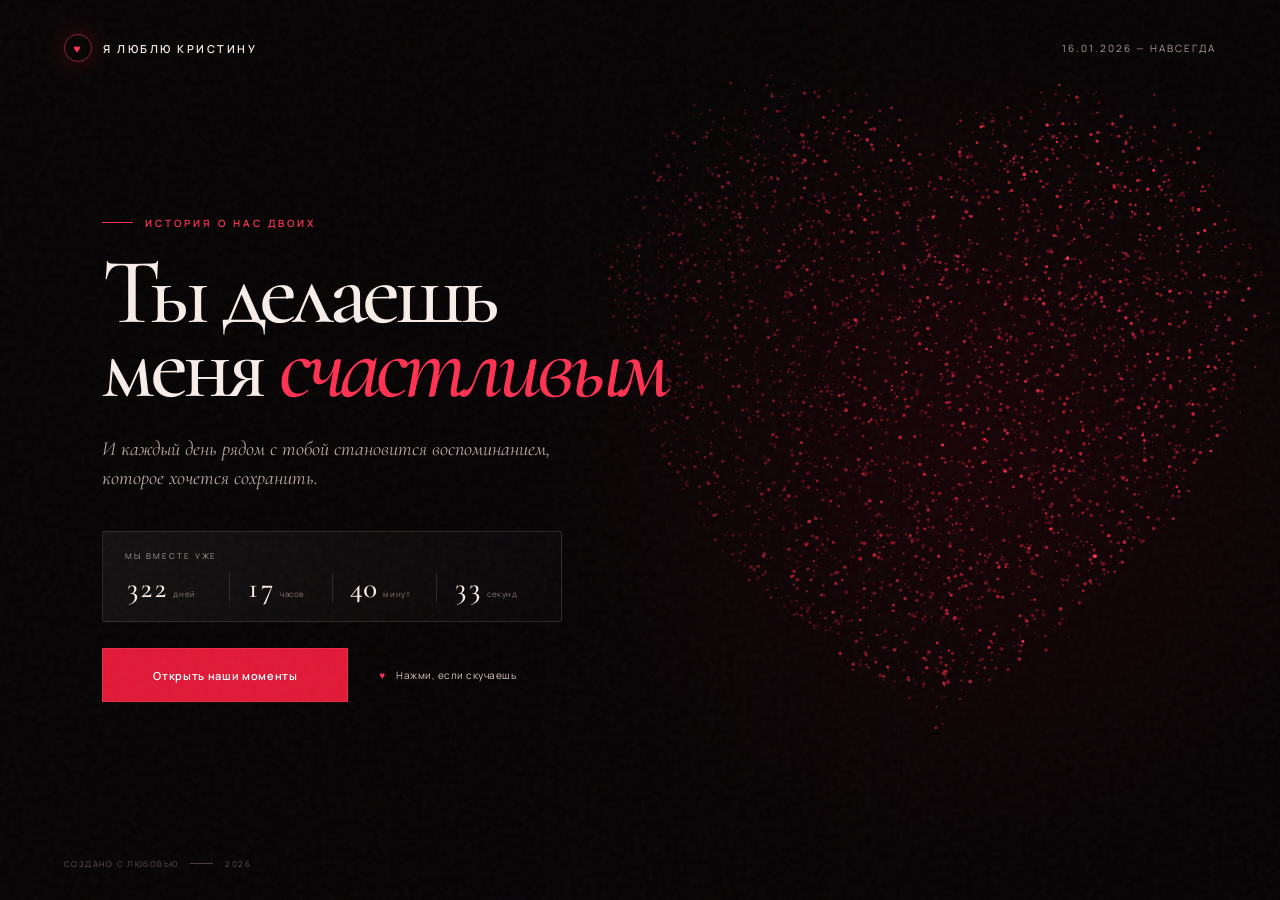
<file: index.html>
<!DOCTYPE html>
<html lang="ru">
<head>
    <meta charset="UTF-8">
    <meta name="viewport" content="width=device-width, initial-scale=1.0">
    <meta name="theme-color" content="#070405">
    <meta name="description" content="Я люблю Кристину">
    <title>Я люблю Кристину ❤️</title>
    <link rel="preconnect" href="https://fonts.googleapis.com">
    <link rel="preconnect" href="https://fonts.gstatic.com" crossorigin>
    <link href="https://fonts.googleapis.com/css2?family=Cormorant+Garamond:ital,wght@0,500;0,600;1,500&family=Manrope:wght@300;400;500;600&display=swap" rel="stylesheet">
    <link rel="stylesheet" href="style.css">
</head>
<body class="main-page">
    <div class="noise" aria-hidden="true"></div>
    <canvas id="heart-canvas" aria-hidden="true"></canvas>

    <header class="site-header">
        <a class="brand" href="index.html" aria-label="На главную"><span class="brand-mark">♥</span><span>Я люблю Кристину</span></a>
        <div class="header-note">16.01.2026 — навсегда</div>
    </header>

    <main class="hero">
        <div class="hero-copy">
            <p class="eyebrow"><span></span> история о нас двоих</p>
            <h1>Ты делаешь<br>меня <em>счастливым</em></h1>
            <p class="hero-subtitle">И каждый день рядом с тобой становится воспоминанием, которое хочется сохранить.</p>

            <section class="time-card" aria-label="Сколько времени мы вместе">
                <div class="time-card-title">Мы вместе уже</div>
                <div id="timer" class="timer" aria-live="polite">
                    <span><strong>—</strong><small>дней</small></span><span><strong>—</strong><small>часов</small></span><span><strong>—</strong><small>минут</small></span><span><strong>—</strong><small>секунд</small></span>
                </div>
            </section>

            <div class="hero-actions">
                <a class="primary-button" href="gallery.html">Открыть наши моменты</a>
                <button class="text-button" id="love-note-button" type="button"><span class="tiny-heart">♥</span> Нажми, если скучаешь</button>
            </div>
        </div>
    </main>

    <div class="love-note" id="love-note" role="dialog" aria-modal="true" aria-labelledby="love-note-title" hidden>
        <button class="modal-close" type="button" aria-label="Закрыть">×</button>
        <div class="love-note-heart">♥</div>
        <p class="eyebrow centered"><span></span> только для тебя <span></span></p>
        <h2 id="love-note-title">Ты — моё самое<br>любимое «навсегда»</h2>
        <p id="love-note-text">С тобой даже самый обычный день становится особенным.</p>
        <button class="shuffle-note" type="button">Ещё одно признание <span>♥</span></button>
    </div>
    <div class="modal-backdrop" hidden></div>

    <footer class="main-footer"><span>Создано с любовью</span><span class="footer-line"></span><span>2026</span></footer>
    <script src="script.js"></script>
</body>
</html>
</file>
<file: style.css>
:root {
    --black: #070405;
    --ink: #0d0809;
    --red: #e11937;
    --red-bright: #ff3151;
    --cream: #f8eee9;
    --muted: #aa9999;
    --line: rgba(255, 255, 255, .12);
    --serif: "Cormorant Garamond", Georgia, serif;
    --sans: "Manrope", Arial, sans-serif;
}

* { box-sizing: border-box; margin: 0; padding: 0; }
html { background: var(--black); color-scheme: dark; }
body { min-height: 100vh; color: var(--cream); background: var(--black); font-family: var(--sans); overflow-x: hidden; }
button, a { font: inherit; }
button { color: inherit; }
a { color: inherit; text-decoration: none; }

.noise {
    position: fixed; inset: 0; z-index: 100; pointer-events: none; opacity: .055;
    background-image: url("data:image/svg+xml,%3Csvg viewBox='0 0 160 160' xmlns='http://www.w3.org/2000/svg'%3E%3Cfilter id='n'%3E%3CfeTurbulence type='fractalNoise' baseFrequency='.9' numOctaves='4' stitchTiles='stitch'/%3E%3C/filter%3E%3Crect width='100%25' height='100%25' filter='url(%23n)' opacity='.75'/%3E%3C/svg%3E");
}

.site-header {
    position: fixed; z-index: 50; top: 0; left: 0; width: 100%; height: 96px;
    padding: 0 clamp(24px, 5vw, 76px); display: flex; align-items: center; justify-content: space-between;
}
.brand { display: flex; align-items: center; gap: 11px; font-size: 11px; font-weight: 600; letter-spacing: .23em; text-transform: uppercase; }
.brand-mark { display: grid; width: 28px; height: 28px; place-items: center; border: 1px solid rgba(255,49,81,.55); border-radius: 50%; color: var(--red-bright); font-size: 12px; box-shadow: 0 0 25px rgba(225,25,55,.25); }
.header-note { color: var(--muted); font-size: 10px; letter-spacing: .2em; text-transform: uppercase; }

/* Home */
.main-page { position: relative; height: 100vh; min-height: 650px; overflow: hidden; }
.main-page::before { content: ""; position: fixed; inset: 0; pointer-events: none; background: radial-gradient(circle at 76% 50%, rgba(146, 0, 20, .12), transparent 40%), linear-gradient(90deg, rgba(7,4,5,.96) 0%, rgba(7,4,5,.77) 42%, rgba(7,4,5,.04) 74%); z-index: 1; }
#heart-canvas { position: fixed; inset: 0; width: 100%; height: 100%; z-index: 0; }
.hero { height: 100%; position: relative; z-index: 2; display: flex; align-items: center; padding: 92px clamp(24px, 8vw, 128px) 74px; }
.hero-copy { width: min(660px, 52vw); animation: intro-up 1s cubic-bezier(.2,.75,.25,1) both; }
.eyebrow { display: flex; align-items: center; gap: 12px; color: var(--red-bright); font-size: 10px; font-weight: 600; letter-spacing: .3em; text-transform: uppercase; }
.eyebrow > span { width: 31px; height: 1px; background: currentColor; }
.hero h1 { margin-top: 26px; font-family: var(--serif); font-size: clamp(64px, 7.3vw, 118px); font-weight: 500; letter-spacing: -.055em; line-height: .79; }
.hero h1 em { color: var(--red-bright); font-weight: 500; }
.hero-subtitle { max-width: 480px; margin-top: 32px; color: #b7a8a7; font-family: var(--serif); font-size: 20px; font-style: italic; line-height: 1.45; }
.time-card { width: min(460px, 100%); margin-top: 38px; padding: 18px 22px 19px; border: 1px solid var(--line); border-radius: 2px; background: linear-gradient(115deg, rgba(255,255,255,.055), rgba(255,255,255,.015)); backdrop-filter: blur(12px); }
.time-card-title { margin-bottom: 12px; color: var(--muted); font-size: 8px; letter-spacing: .24em; text-transform: uppercase; }
.timer { display: grid; grid-template-columns: repeat(4, 1fr); }
.timer span { display: flex; align-items: baseline; gap: 6px; padding-left: 16px; border-left: 1px solid var(--line); }
.timer span:first-child { padding-left: 0; border: 0; }
.timer strong { font-family: var(--serif); font-size: 29px; font-weight: 500; line-height: 1; font-variant-numeric: tabular-nums; }
.timer small { color: #897979; font-size: 8px; letter-spacing: .08em; }
.hero-actions { display: flex; align-items: center; gap: 31px; margin-top: 26px; }
.primary-button { height: 54px; min-width: 246px; padding: 0 23px; display: flex; align-items: center; justify-content: center; gap: 18px; border: 1px solid #ee2947; background: var(--red); color: white; font-size: 11px; font-weight: 600; letter-spacing: .06em; text-align: center; transition: .3s ease; }
.primary-button:hover { background: #fa2647; box-shadow: 0 10px 42px rgba(225,25,55,.32); transform: translateY(-2px); }
.button-arrow { display: grid; width: 39px; height: 39px; place-items: center; background: rgba(0,0,0,.2); font-size: 18px; }
.text-button { border: 0; background: none; color: #d5c7c3; cursor: pointer; font-size: 10px; letter-spacing: .05em; transition: color .25s; }
.text-button:hover { color: white; }
.tiny-heart { margin-right: 8px; color: var(--red-bright); }
.heart-caption { position: fixed; z-index: 3; right: clamp(28px, 6vw, 90px); bottom: 54px; display: flex; align-items: center; gap: 16px; color: #6e6060; font-size: 8px; letter-spacing: .25em; text-transform: uppercase; }
.heart-caption i { width: 47px; height: 1px; background: #514548; position: relative; }
.heart-caption i::after { content: ""; position: absolute; right: 0; top: -2px; width: 5px; height: 5px; border: 1px solid #776467; border-radius: 50%; }
.main-footer { position: fixed; z-index: 2; bottom: 31px; left: clamp(24px, 5vw, 76px); display: flex; align-items: center; gap: 12px; color: #5d5051; font-size: 8px; letter-spacing: .18em; text-transform: uppercase; }
.footer-line { width: 23px; height: 1px; background: #493d3f; }

/* Love note */
.modal-backdrop { position: fixed; inset: 0; z-index: 70; background: rgba(4,2,3,.77); backdrop-filter: blur(14px); }
.love-note { position: fixed; z-index: 80; top: 50%; left: 50%; width: min(520px, calc(100% - 36px)); padding: 60px 48px 46px; text-align: center; border: 1px solid rgba(255,49,81,.34); background: radial-gradient(circle at 50% 0, rgba(210,20,48,.18), transparent 42%), #0d0809; box-shadow: 0 30px 100px rgba(0,0,0,.72); transform: translate(-50%,-50%); animation: modal-in .45s cubic-bezier(.2,.75,.25,1) both; }
[hidden] { display: none !important; }
.modal-close, .lightbox-close { position: absolute; top: 16px; right: 19px; width: 36px; height: 36px; border: 0; background: transparent; color: #a99797; cursor: pointer; font-size: 26px; font-weight: 300; }
.love-note-heart { color: var(--red-bright); font-size: 26px; animation: heartbeat 1.4s ease-in-out infinite; }
.centered { justify-content: center; margin-top: 16px; }
.love-note h2 { margin-top: 20px; font-family: var(--serif); font-size: clamp(38px, 6vw, 57px); font-weight: 500; line-height: .95; }
.love-note > p:not(.eyebrow) { max-width: 340px; margin: 24px auto 0; color: var(--muted); font-family: var(--serif); font-size: 18px; font-style: italic; }
.shuffle-note { margin-top: 31px; padding: 13px 19px; border: 1px solid var(--line); background: rgba(255,255,255,.025); cursor: pointer; color: #d4c6c5; font-size: 10px; letter-spacing: .1em; transition: .25s; }
.shuffle-note:hover { border-color: rgba(255,49,81,.55); color: white; }
.shuffle-note span { color: var(--red-bright); margin-left: 8px; }

/* Gallery */
.gallery-page { height: 100vh; min-height: 650px; overflow: hidden; background: radial-gradient(circle at 12% 70%, rgba(143,0,20,.14), transparent 32%), #070405; }
.gallery-glow { position: fixed; left: -15vw; bottom: -35vw; width: 70vw; height: 70vw; border-radius: 50%; background: rgba(195,0,30,.11); filter: blur(110px); pointer-events: none; }
.gallery-header { height: 78px; border-bottom: 1px solid rgba(255,255,255,.07); }
.gallery-counter { display: flex; align-items: baseline; gap: 8px; color: #685a5a; font-family: var(--serif); font-size: 14px; }
.gallery-counter strong { color: var(--cream); font-size: 25px; font-weight: 500; }
.gallery-shell { height: 100%; padding: 78px clamp(24px, 5vw, 76px) 84px; position: relative; }
.slider { height: 100%; position: relative; }
.slide { position: absolute; inset: 0; display: grid; grid-template-columns: minmax(0, 1.55fr) minmax(280px, .72fr); align-items: center; gap: clamp(42px, 6vw, 105px); opacity: 0; visibility: hidden; pointer-events: none; }
.slide.active { opacity: 1; visibility: visible; pointer-events: auto; }
.slide.from-right { animation: slide-from-right .75s cubic-bezier(.2,.7,.2,1) both; }
.slide.from-left { animation: slide-from-left .75s cubic-bezier(.2,.7,.2,1) both; }
.slide.leaving-left { animation: leave-left .55s ease both; visibility: visible; }
.slide.leaving-right { animation: leave-right .55s ease both; visibility: visible; }
.photos { width: 100%; height: min(67vh, 680px); display: grid; gap: 8px; grid-template-columns: repeat(2, 1fr); grid-auto-rows: 1fr; perspective: 1200px; }
.photos:has(img:only-child) { display: block; }
.photos:has(img:nth-child(3):last-child) img:first-child { grid-row: span 2; }
.photos img { width: 100%; height: 100%; min-height: 0; object-fit: cover; cursor: zoom-in; filter: saturate(.82) contrast(1.04); opacity: 0; transform: translateY(20px) scale(.985); transition: filter .35s, transform .35s; }
.slide.active .photos img { animation: photo-reveal .72s ease forwards; }
.slide.active .photos img:nth-child(2) { animation-delay: .08s; }
.slide.active .photos img:nth-child(3) { animation-delay: .16s; }
.slide.active .photos img:nth-child(4) { animation-delay: .24s; }
.photos img:hover { filter: saturate(1.05) contrast(1.02); transform: scale(.992); }
.slide-copy { max-width: 445px; position: relative; }
.moment-number { display: block; margin-bottom: 19px; color: var(--red-bright); font-size: 9px; font-weight: 600; letter-spacing: .29em; text-transform: uppercase; }
.slide-copy h2 { font-family: var(--serif); font-size: clamp(50px, 5vw, 82px); font-weight: 500; letter-spacing: -.035em; line-height: .84; }
.slide-copy h2 em { display: block; margin-top: 10px; color: var(--red-bright); font-size: .8em; font-weight: 500; }
.slide-copy p { margin-top: 31px; padding-left: 20px; border-left: 1px solid var(--red); color: #b7a8a7; font-family: var(--serif); font-size: 18px; font-style: italic; line-height: 1.55; }
.video-container { height: min(67vh, 680px); display: grid; place-items: center; position: relative; background: #0e090a; border: 1px solid var(--line); overflow: hidden; }
.video-container video { width: 100%; height: 100%; object-fit: contain; background: #030202; }
.letter-slide .video-container { height: min(56vh, 580px, calc(100vh - 250px)); }
.letter-slide .video-container video { max-width: 100%; max-height: 100%; }
.video-start { display: none; position: absolute; left: 50%; bottom: 18px; z-index: 2; padding: 12px 17px; border: 1px solid rgba(255,255,255,.3); background: rgba(8,4,5,.78); color: white; backdrop-filter: blur(10px); transform: translateX(-50%); cursor: pointer; white-space: nowrap; font-size: 10px; letter-spacing: .08em; }
.video-start span { margin-right: 7px; color: var(--red-bright); }
.video-start.is-hidden { display: none; }
.slider-arrow { position: absolute; z-index: 10; top: 50%; width: 47px; height: 47px; border: 1px solid rgba(255,255,255,.17); border-radius: 50%; background: rgba(7,4,5,.48); backdrop-filter: blur(8px); cursor: pointer; font-size: 18px; transition: .25s; transform: translateY(-50%); }
.slider-arrow:hover { border-color: var(--red-bright); background: var(--red); }
.prev { left: clamp(5px, 2.5vw, 38px); }
.next { right: clamp(5px, 2.5vw, 38px); }
.gallery-controls { position: fixed; z-index: 20; left: clamp(24px, 5vw, 76px); right: clamp(24px, 5vw, 76px); bottom: 23px; height: 40px; display: flex; align-items: center; gap: 22px; }
.autoplay-toggle { flex: 0 0 31px; height: 31px; border: 1px solid var(--line); border-radius: 50%; background: none; cursor: pointer; position: relative; }
.autoplay-toggle::before, .autoplay-toggle::after { content: ""; position: absolute; top: 10px; width: 2px; height: 9px; background: #c5b8b6; }
.autoplay-toggle::before { left: 12px; } .autoplay-toggle::after { right: 11px; }
.autoplay-toggle.paused::after { display: none; }
.autoplay-toggle.paused::before { top: 9px; left: 12px; width: 0; height: 0; border-top: 5px solid transparent; border-bottom: 5px solid transparent; border-left: 8px solid #c5b8b6; background: none; }
.timeline { min-width: 0; flex: 1; display: flex; align-items: center; overflow-x: auto; scrollbar-width: none; }
.timeline::-webkit-scrollbar { display: none; }
.timeline-item { flex: 1 0 64px; min-width: 64px; padding: 9px 8px 8px; position: relative; border: 0; border-top: 1px solid #332b2c; background: transparent; color: #6e6061; cursor: pointer; font-size: 8px; letter-spacing: .08em; text-transform: uppercase; text-align: left; white-space: nowrap; transition: .25s; }
.timeline-item::before { content: ""; position: absolute; top: -1px; left: 0; width: 0; height: 1px; background: var(--red-bright); }
.timeline-item:hover { color: #b7aaaa; }
.timeline-item.active { color: var(--cream); }
.timeline-item.active::before { width: 100%; animation: timeline-progress 8s linear; }
.timeline-item.active.paused::before { animation-play-state: paused; }

/* Lightbox */
.lightbox { position: fixed; z-index: 90; inset: 0; display: grid; place-items: center; padding: 48px; background: rgba(3,2,2,.95); backdrop-filter: blur(15px); animation: fade-in .3s ease both; }
.lightbox img { max-width: 94vw; max-height: 88vh; object-fit: contain; box-shadow: 0 25px 90px #000; }
.lightbox p { position: absolute; bottom: 19px; color: #7f7070; font-size: 8px; letter-spacing: .15em; text-transform: uppercase; }

@keyframes intro-up { from { opacity: 0; transform: translateY(22px); } }
@keyframes modal-in { from { opacity: 0; transform: translate(-50%,-46%) scale(.97); } }
@keyframes heartbeat { 0%,100% { transform: scale(1); } 15% { transform: scale(1.22); } 30% { transform: scale(1); } 45% { transform: scale(1.12); } }
@keyframes fade-in { from { opacity: 0; } }
@keyframes photo-reveal { to { opacity: 1; transform: translateY(0) scale(1); } }
@keyframes slide-from-right { from { opacity: 0; transform: translateX(38px); } to { opacity: 1; transform: none; } }
@keyframes slide-from-left { from { opacity: 0; transform: translateX(-38px); } to { opacity: 1; transform: none; } }
@keyframes leave-left { from { opacity: 1; transform: none; } to { opacity: 0; transform: translateX(-28px); } }
@keyframes leave-right { from { opacity: 1; transform: none; } to { opacity: 0; transform: translateX(28px); } }
@keyframes timeline-progress { from { width: 0; } to { width: 100%; } }

@media (max-width: 900px) {
    .main-page { min-height: 690px; }
    .main-page::before { background: linear-gradient(180deg, rgba(7,4,5,.1), rgba(7,4,5,.72) 49%, #070405 77%); }
    #heart-canvas { height: 56%; }
    .site-header { height: 72px; }
    .hero { align-items: flex-end; padding: 70px 24px 62px; }
    .hero-copy { width: 100%; }
    .hero h1 { font-size: clamp(54px, 15vw, 78px); }
    .hero-subtitle { margin-top: 22px; font-size: 17px; }
    .time-card { margin-top: 23px; }
    .heart-caption, .main-footer { display: none; }
    .gallery-page { height: auto; min-height: 100vh; overflow-y: auto; }
    .gallery-shell { height: auto; min-height: 100vh; padding: 91px 20px 98px; }
    .slider { height: min(760px, calc(100vh - 168px)); min-height: 610px; }
    .slide { grid-template-columns: 1fr; grid-template-rows: minmax(0, 1fr) auto; gap: 24px; align-content: center; }
    .photos, .video-container { height: auto; min-height: 0; }
    .photos { max-height: 56vh; }
    .photos img { max-height: 28vh; }
    .photos:has(img:only-child) img { height: min(53vh, 500px); object-fit: contain; background: #0c0809; }
    .video-container { height: min(48vh, 480px); }
    .letter-slide { grid-template-rows: auto auto; align-content: start; gap: 17px; padding-top: 14px; }
    .letter-slide .video-container { width: min(100%, 430px); height: min(34dvh, 310px); min-height: 190px; margin: 0 auto; }
    .letter-slide .slide-copy { width: min(100%, 430px); margin: 0 auto; }
    .video-start { display: block; }
    .slide-copy { max-width: 100%; }
    .slide-copy h2 { font-size: 47px; }
    .slide-copy h2 em { display: inline; margin-left: 6px; }
    .slide-copy p { margin-top: 17px; font-size: 16px; }
    .slider-arrow { top: 40%; width: 40px; height: 40px; }
    .prev { left: 7px; } .next { right: 7px; }
    .gallery-controls { left: 20px; right: 20px; }
}

@media (max-width: 560px) {
    .header-note { display: none; }
    .hero { padding-bottom: 29px; }
    .hero-subtitle { display: none; }
    .hero h1 { margin-top: 17px; }
    .time-card { padding: 14px; }
    .timer span { padding-left: 9px; gap: 3px; }
    .timer strong { font-size: 23px; }
    .timer small { font-size: 7px; }
    .hero-actions { align-items: stretch; flex-direction: column; gap: 15px; margin-top: 18px; }
    .primary-button { width: 100%; min-width: 0; }
    .text-button { align-self: center; }
    .love-note { padding: 52px 24px 37px; }
    .gallery-counter { gap: 5px; }
    .gallery-shell { padding-left: 12px; padding-right: 12px; }
    .slider { min-height: 580px; }
    .photos { gap: 4px; }
    .slide-copy { padding: 0 10px; }
    .slide-copy h2 { font-size: 39px; }
    .slide-copy p { font-size: 15px; }
    .moment-number { margin-bottom: 12px; }
    .slider-arrow { top: 36%; }
    .gallery-controls { left: 12px; right: 12px; bottom: 18px; }
    .autoplay-toggle { display: none; }
    .timeline-item { flex-basis: 57px; min-width: 57px; }
    .lightbox { padding: 15px; }
}

@media (prefers-reduced-motion: reduce) {
    *, *::before, *::after { scroll-behavior: auto !important; animation-duration: .01ms !important; animation-iteration-count: 1 !important; transition-duration: .01ms !important; }
}
</file>
